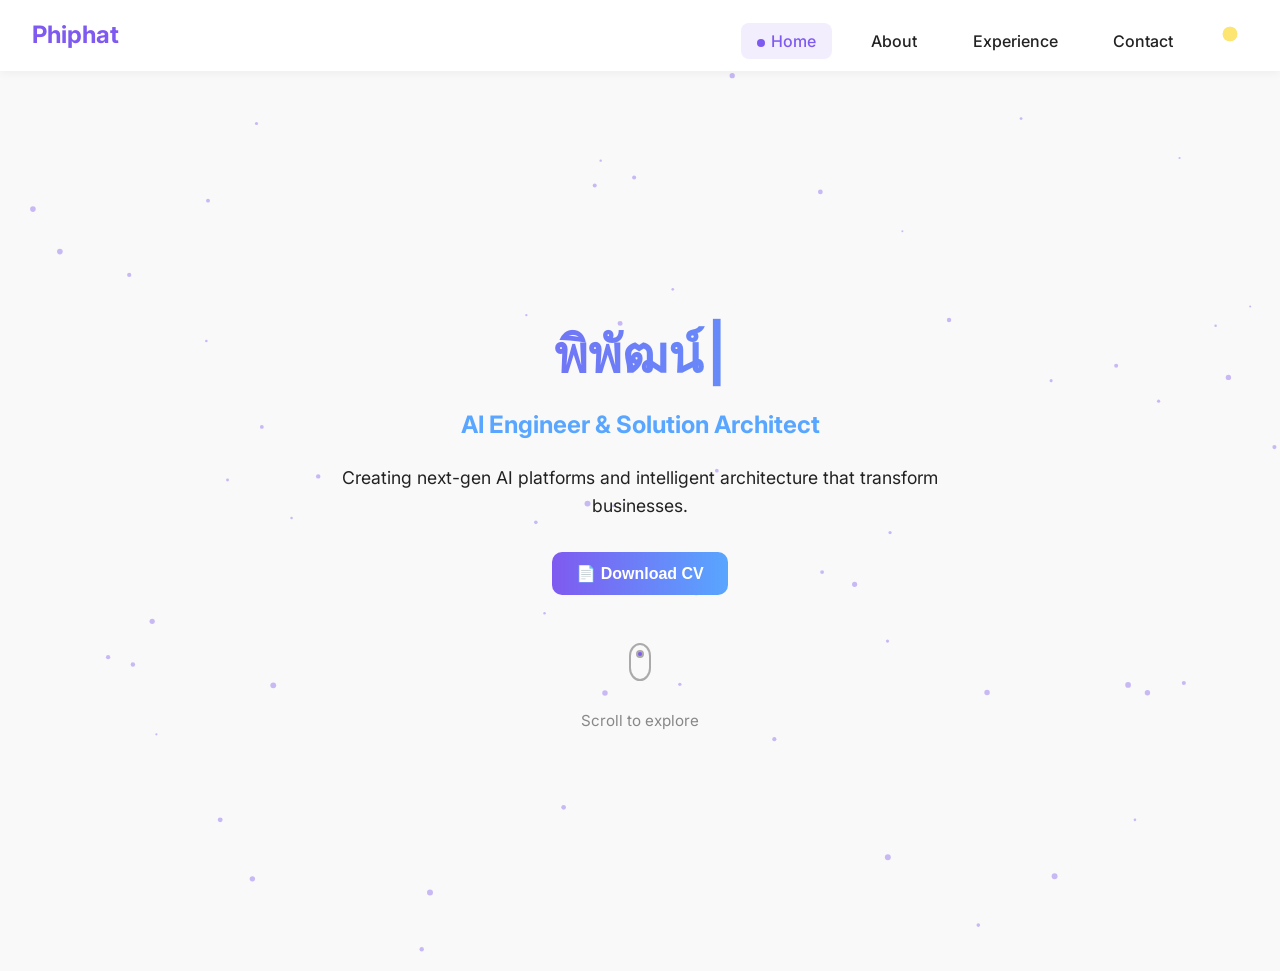
<file: PortFolio.html>
<!DOCTYPE html>
<html lang="en">
<head>
  <meta charset="UTF-8" />
  <meta name="viewport" content="width=device-width, initial-scale=1.0" />
  <title>Portfolio – Phiphat</title>
  <link href="https://fonts.googleapis.com/css2?family=Inter:wght@400;600;700&display=swap" rel="stylesheet">
  <style>
    :root {
      --bg-light: #f9f9f9;
      --bg-dark: #0d0d12;
      --text-light: #222;
      --text-dark: #f5f5f5;
      --primary: #7f5af0;
      --accent: #58a6ff;
      --transition: 0.3s ease;
    }
    * { margin: 0; padding: 0; box-sizing: border-box; }
    html { scroll-behavior: smooth; }
    body {
      font-family: 'Inter', sans-serif;
      background: var(--bg-light);
      color: var(--text-light);
      transition: background var(--transition), color var(--transition);
      line-height: 1.6;
      overflow-x: hidden;
    }
    body.dark-mode {
      background: var(--bg-dark);
      color: var(--text-dark);
    }
    header {
      position: sticky; top: 0; z-index: 1000;
      background: white;
      display: flex; justify-content: space-between; align-items: center;
      padding: 1rem 2rem;
      box-shadow: 0 2px 10px rgba(0, 0, 0, 0.05);
      transition: background 0.3s;
    }
    body.dark-mode header {
      background: #151522;
      box-shadow: 0 2px 12px rgba(120,90,220,0.15);
    }
    .logo {
      font-weight: 700; font-size: 1.5rem; color: var(--primary);
    }
    nav a {
      margin-left: 1.2rem;
      text-decoration: none;
      color: inherit;
      font-weight: 500;
      position: relative;
      padding: 0.5rem 1rem;
      border-radius: 8px;
      transition: all 0.3s ease;
    }
    nav a.active {
      background: rgba(127, 90, 240, 0.1);
      color: var(--primary);
    }
    nav a.active::before {
      content: "";
      display: inline-block;
      width: 8px;
      height: 8px;
      border-radius: 50%;
      background-color: var(--primary);
      margin-right: 6px;
      vertical-align: middle;
    }
    nav a:hover {
      background: rgba(127, 90, 240, 0.08);
    }
    .toggle-mode {
      cursor: pointer;
      margin-left: 1.2rem;
      width: 36px; height: 36px;
      display: inline-flex; align-items: center; justify-content: center;
      transition: transform 0.4s cubic-bezier(.7,.2,.2,.9);
      border-radius: 50%; border: none; background: none; outline: none;
    }
    .toggle-mode svg {
      width: 26px; height: 26px;
      transition: all 0.4s;
    }
    .toggle-mode.rotating {
      animation: rotate-icon 0.5s cubic-bezier(.7,.2,.2,.9);
    }
    @keyframes rotate-icon {
      0% { transform: rotate(0deg); }
      80% { transform: rotate(380deg); }
      100% { transform: rotate(360deg); }
    }
    .hero {
      min-height: 100vh;
      display: flex; flex-direction: column; justify-content: center; align-items: center;
      text-align: center;
      padding: 4rem 1rem;
      position: relative;
      overflow: hidden;
    }
    .hero canvas {
      position: absolute;
      top: 0; left: 0; width: 100%; height: 100%;
      z-index: 0;
    }
    .hero-content {
      position: relative;
      z-index: 1;
    }
    .hero h1 {
      font-size: 3.2rem;
      background: linear-gradient(to right, var(--primary), var(--accent));
      -webkit-background-clip: text;
      -webkit-text-fill-color: transparent;
      font-weight: 700;
      margin-bottom: 0.5rem;
      position: relative;
    }
    #cursor {
      display: inline-block;
      font-size: 1.1em;
      color: var(--primary);
      margin-left: 4px;
      animation: blink 1s steps(1) infinite;
    }
    @keyframes blink {
      0%, 49% { opacity: 1; }
      50%, 100% { opacity: 0; }
    }
    body.dark-mode #cursor {
      color: #ffd600;
    }
    .hero h2 {
      color: var(--accent);
      margin-bottom: 1.2rem;
    }
    .hero p {
      max-width: 640px;
      color: inherit;
      font-size: 1.1rem;
      margin-bottom: 2rem;
    }
    .hero-buttons {
      display: flex;
      justify-content: center;
      gap: 1rem;
      margin-bottom: 3rem;
      position: relative;
      z-index: 1;
    }
    .hero-buttons button {
      background: linear-gradient(90deg, var(--primary), var(--accent));
      color: white;
      font-weight: 600;
      border: none;
      border-radius: 10px;
      padding: 0.75rem 1.5rem;
      font-size: 1rem;
      cursor: pointer;
      transition: background 0.3s ease, transform 0.2s ease, box-shadow 0.2s ease;
    }
    .hero-buttons button:hover {
      transform: translateY(-3px) scale(1.05);
      box-shadow: 0 6px 20px rgba(127,90,240,0.35);
      filter: brightness(1.08);
    }
    .hero-buttons button:active {
      transform: scale(0.97);
      box-shadow: inset 0 2px 6px rgba(0,0,0,0.2);
    }
    #scroll-arrow {
      cursor: pointer;
      text-align: center;
      z-index: 1;
    }
    #scroll-arrow svg {
      margin: auto;
    }
    #scroll-arrow div {
      font-size: 0.95rem;
      color: #888;
      margin-top: 0.5rem;
    }
  </style>
</head>
<body>
  <header>
    <div class="logo">Phiphat</div>
    <nav>
      <a href="#home" class="active">Home</a>
      <a href="#about">About</a>
      <a href="#experience">Experience</a>
      <a href="#contact">Contact</a>
      <button class="toggle-mode" id="mode-icon" aria-label="Toggle dark mode"></button>
    </nav>
  </header>

  <main>
    <section class="hero">
      <canvas id="bg-canvas"></canvas>
      <div class="hero-content">
        <h1><span id="typed-name"></span><span id="cursor">|</span></h1>
        <h2>AI Engineer & Solution Architect</h2>
        <p>Creating next-gen AI platforms and intelligent architecture that transform businesses.</p>
        <div class="hero-buttons">
          <button>📄 Download CV</button>
        </div>
        <div id="scroll-arrow">
          <svg width="28" height="50" fill="none" stroke="#aaa" stroke-width="2">
            <rect x="4" y="1" width="20" height="36" rx="12" stroke="#aaa" fill="none"/>
            <circle cx="14" cy="10" r="3" fill="#7f5af0">
              <animate attributeName="cy" from="10" to="28" dur="1.2s" repeatCount="indefinite" />
            </circle>
          </svg>
          <div>Scroll to explore</div>
        </div>
      </div>
    </section>
  </main>

  <script>
    const names = ["พิพัฒน์", "Phiphat", "สวัสดี", "Hello"];
    let nameIdx = 0, charIdx = 0, isDeleting = false;
    const el = document.getElementById("typed-name");
    function typeLoop() {
      let current = names[nameIdx];
      if (!isDeleting) {
        el.textContent = current.substring(0, charIdx + 1);
        if (charIdx < current.length) {
          charIdx++;
          setTimeout(typeLoop, 90 + Math.random()*40);
        } else {
          isDeleting = true;
          setTimeout(typeLoop, 1000);
        }
      } else {
        el.textContent = current.substring(0, charIdx - 1);
        if (charIdx > 0) {
          charIdx--;
          setTimeout(typeLoop, 50);
        } else {
          isDeleting = false;
          nameIdx = (nameIdx + 1) % names.length;
          setTimeout(typeLoop, 300);
        }
      }
    }
    typeLoop();

    const modeIcon = document.getElementById("mode-icon");
    let isDark = false;
    function setIconSVG(dark) {
      modeIcon.innerHTML = dark
        ? `<svg viewBox="0 0 32 32"><circle cx="16" cy="16" r="9" fill="#FFD600"/><circle cx="16" cy="16" r="7" fill="#333"/></svg>`
        : `<svg viewBox="0 0 32 32"><circle cx="16" cy="16" r="9" fill="#FFD600"/><g><circle cx="16" cy="16" r="9" fill="#f9f9f9" fill-opacity="0.45"/></g></svg>`;
    }
    setIconSVG(isDark);
    modeIcon.addEventListener("click", function() {
      isDark = !isDark;
      document.body.classList.toggle('dark-mode');
      modeIcon.classList.add('rotating');
      setIconSVG(isDark);
      setTimeout(() => modeIcon.classList.remove('rotating'), 450);
    });

    // animated background with interactive particles
    const canvas = document.getElementById("bg-canvas");
    const ctx = canvas.getContext("2d");
    canvas.width = window.innerWidth;
    canvas.height = window.innerHeight;
    const particles = [];

    for (let i = 0; i < 60; i++) {
      particles.push({
        x: Math.random() * canvas.width,
        y: Math.random() * canvas.height,
        radius: Math.random() * 2 + 1,
        dx: (Math.random() - 0.5) * 1.2,
        dy: (Math.random() - 0.5) * 1.2,
      });
    }

    function draw() {
      ctx.clearRect(0, 0, canvas.width, canvas.height);
      for (let p of particles) {
        ctx.beginPath();
        ctx.arc(p.x, p.y, p.radius, 0, Math.PI * 2);
        ctx.fillStyle = "rgba(127,90,240,0.4)";
        ctx.fill();
      }
    }

    function update() {
      for (let p of particles) {
        p.x += p.dx;
        p.y += p.dy;
        if (p.x < 0 || p.x > canvas.width) p.dx *= -1;
        if (p.y < 0 || p.y > canvas.height) p.dy *= -1;
      }
    }

    function animate() {
      draw();
      update();
      requestAnimationFrame(animate);
    }
    animate();

    canvas.addEventListener("mousemove", (e) => {
      for (let p of particles) {
        const dist = Math.hypot(p.x - e.clientX, p.y - e.clientY);
        if (dist < 80) {
          p.dx += (p.x - e.clientX) / 300;
          p.dy += (p.y - e.clientY) / 300;
        }
      }
    });

    window.addEventListener("resize", () => {
      canvas.width = window.innerWidth;
      canvas.height = window.innerHeight;
    });
  </script>
</body>
</html>
</file>
